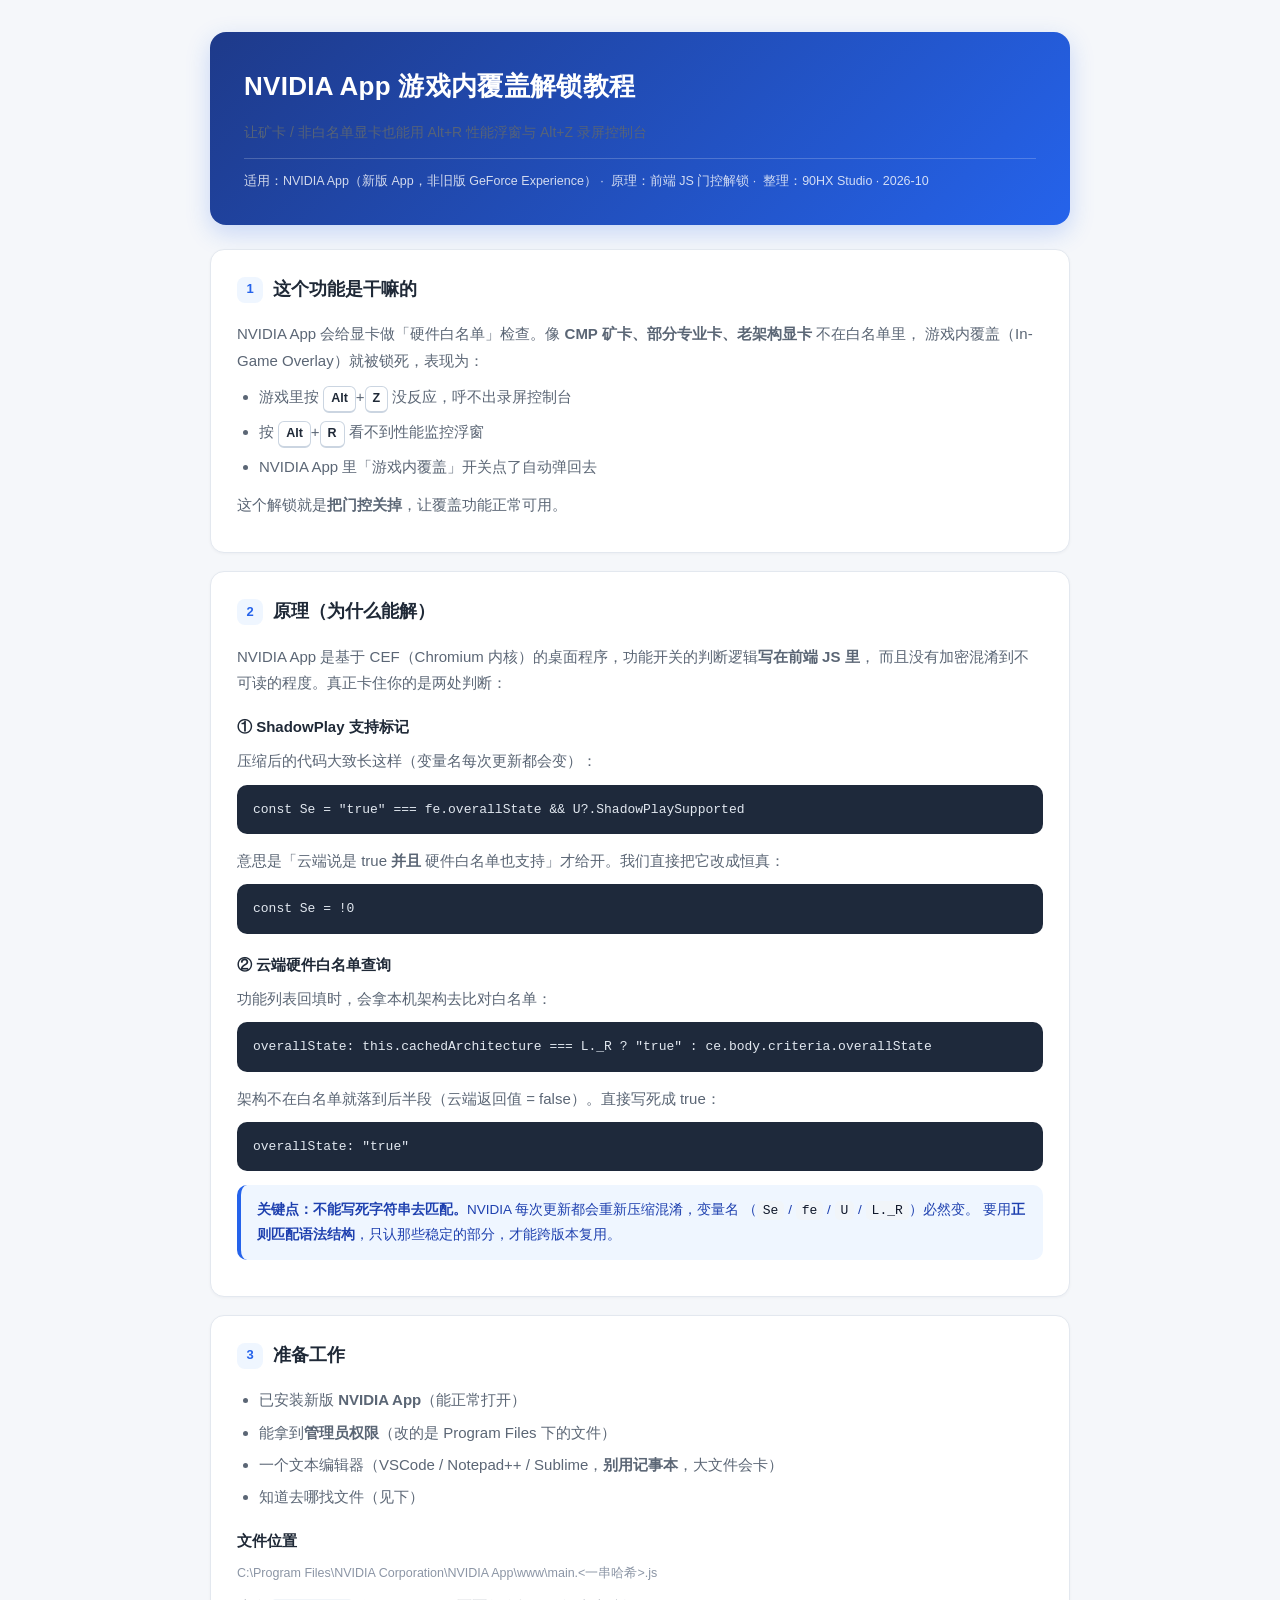
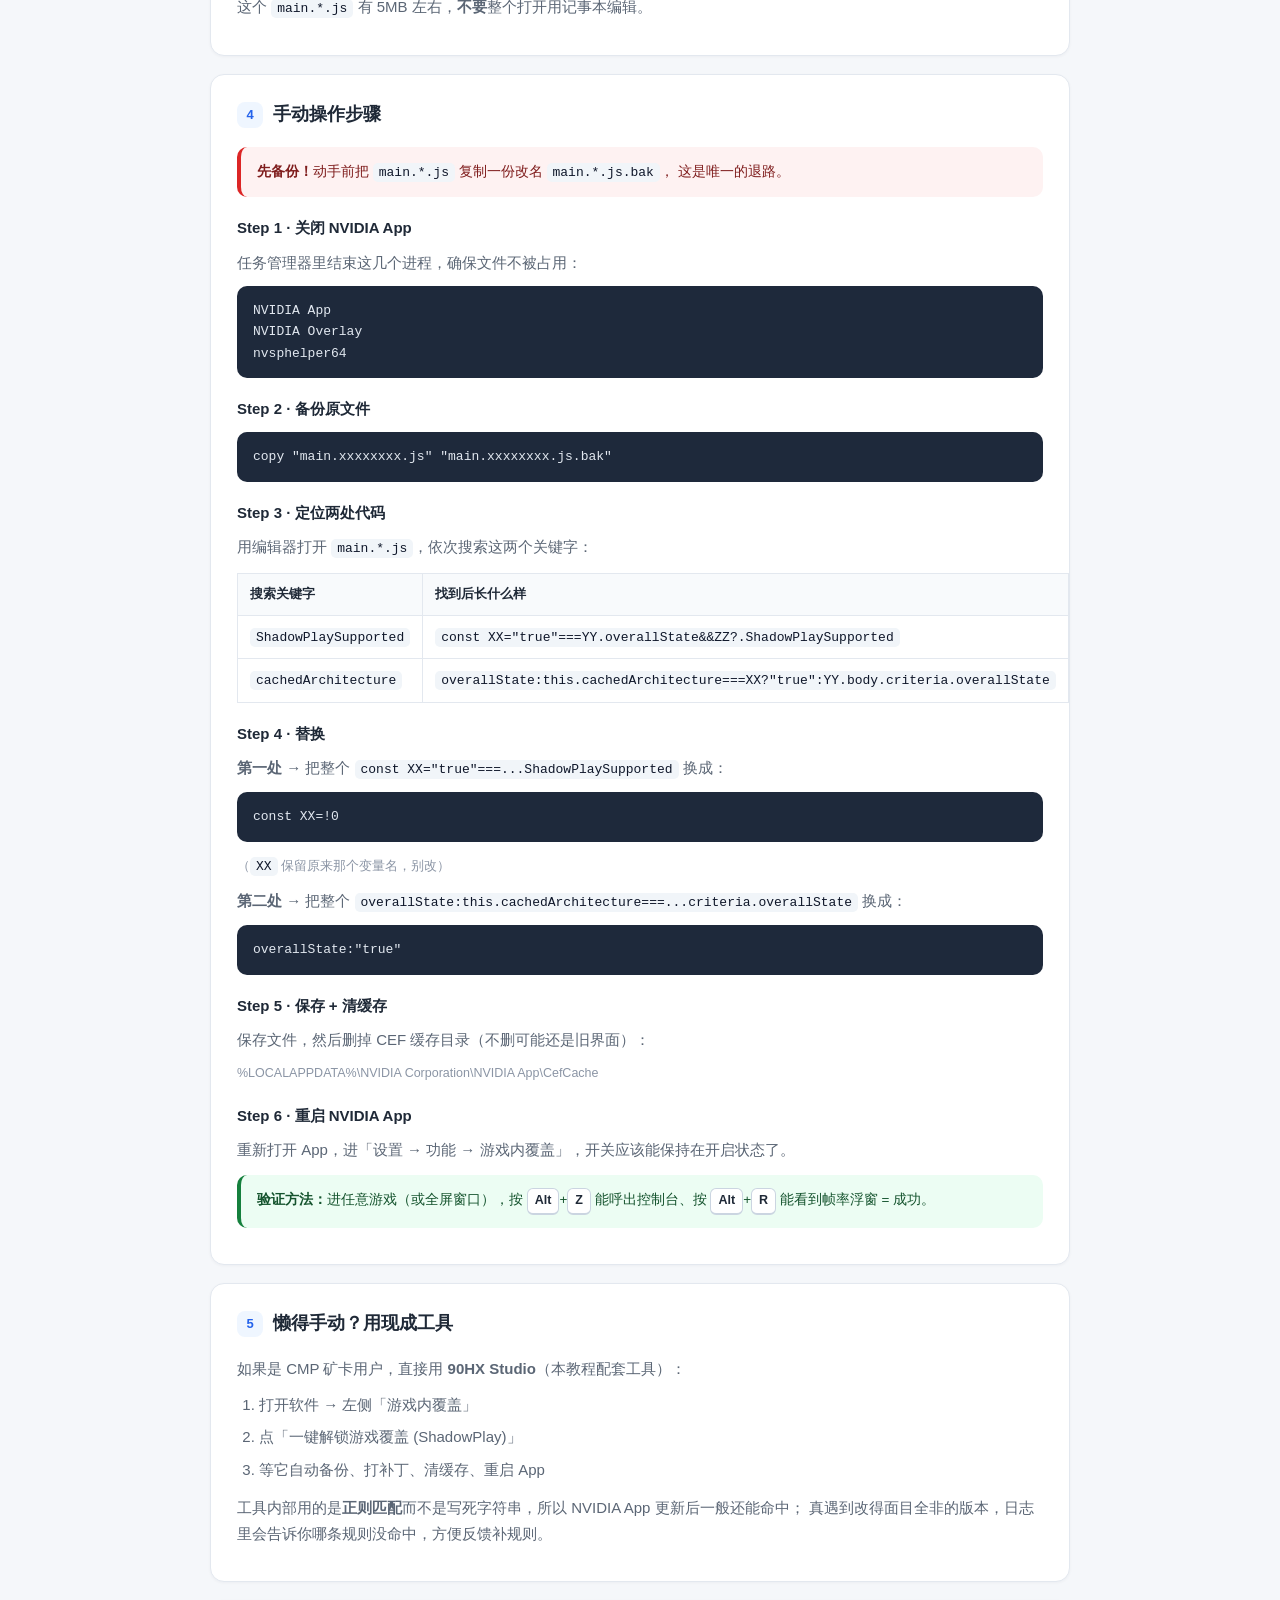
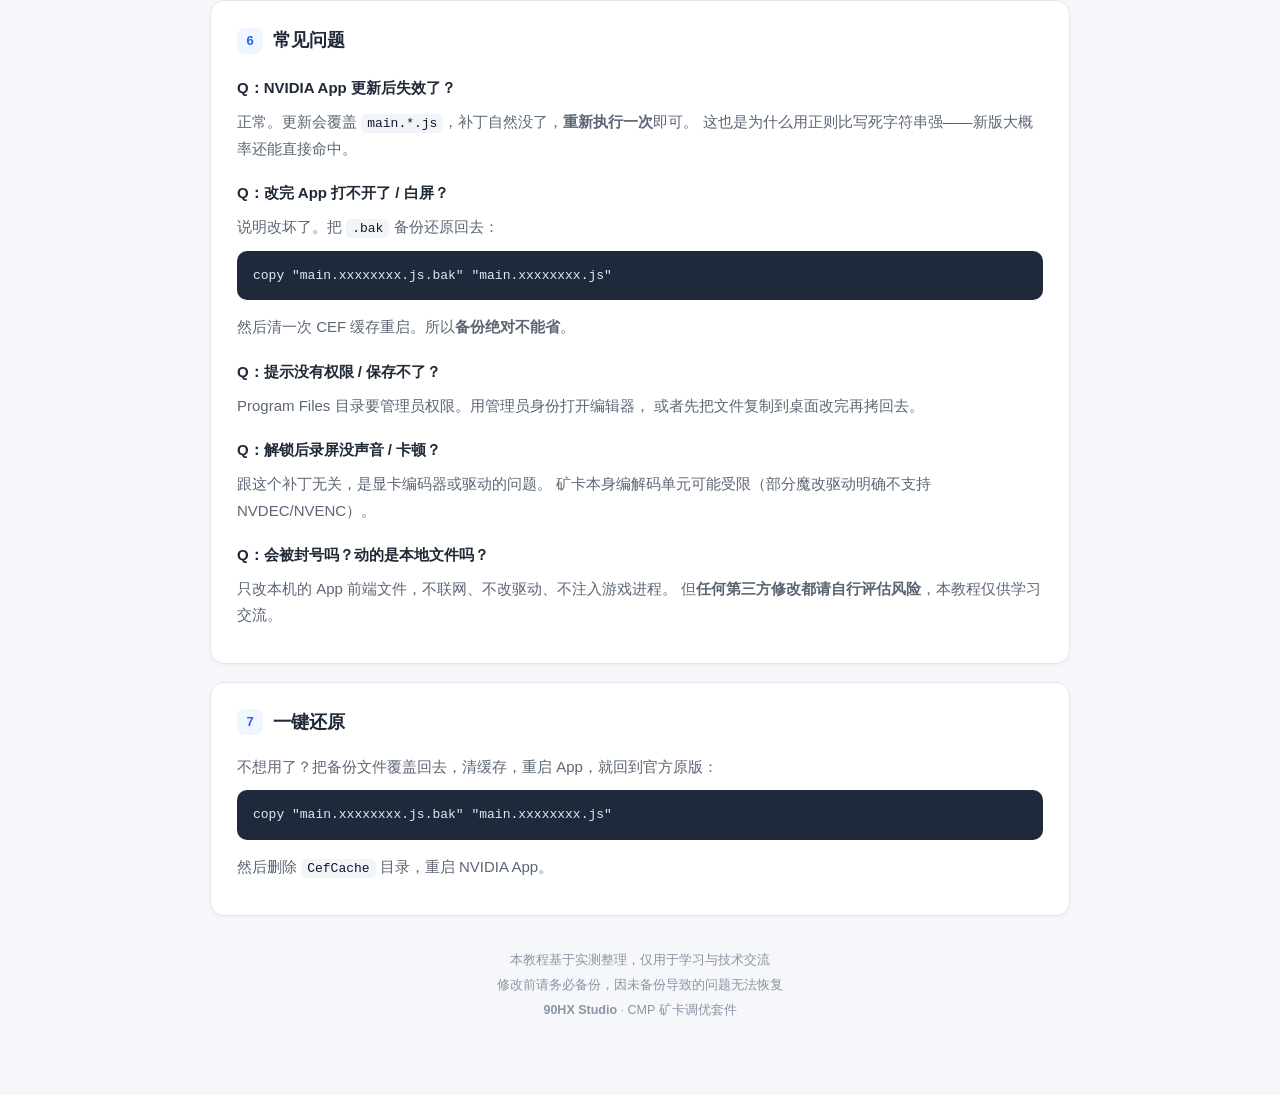
<file: build_source/docs/NVIDIA覆盖解锁教程.html>
<!DOCTYPE html>
<html lang="zh-CN">
<head>
<meta charset="UTF-8">
<meta name="viewport" content="width=device-width,initial-scale=1">
<title>NVIDIA App 游戏内覆盖解锁教程 · 90HX Studio</title>
<style>
  :root{
    --bg:#f5f7fa; --card:#ffffff; --line:#e3e8ef; --txt:#1f2937;
    --sub:#5b6675; --muted:#8b95a5; --blue:#2563eb; --blue-bg:#eff6ff;
    --green:#15803d; --green-bg:#ecfdf3; --amber:#b45309; --amber-bg:#fffbeb;
    --red:#dc2626; --red-bg:#fef2f2; --code-bg:#1e293b; --code-txt:#e2e8f0;
  }
  *{box-sizing:border-box;margin:0;padding:0}
  body{
    font-family:-apple-system,BlinkMacSystemFont,"Segoe UI","Microsoft YaHei",sans-serif;
    background:var(--bg); color:var(--txt); line-height:1.75;
    font-size:15px; padding:32px 16px 80px;
  }
  .wrap{max-width:860px;margin:0 auto}
  header{
    background:linear-gradient(135deg,#1e3a8a 0%,#2563eb 100%);
    color:#fff; border-radius:16px; padding:32px 34px; margin-bottom:24px;
    box-shadow:0 8px 24px rgba(37,99,235,.22);
  }
  header h1{font-size:26px;font-weight:700;letter-spacing:.3px;margin-bottom:10px}
  header p{font-size:14px;opacity:.92}
  header .meta{margin-top:14px;font-size:12.5px;opacity:.8;border-top:1px solid rgba(255,255,255,.25);padding-top:12px}
  .card{
    background:var(--card); border:1px solid var(--line); border-radius:14px;
    padding:24px 26px; margin-bottom:18px; box-shadow:0 1px 3px rgba(16,24,40,.04);
  }
  h2{
    font-size:18px; font-weight:700; margin-bottom:16px;
    display:flex; align-items:center; gap:10px;
  }
  h2 .num{
    display:inline-flex; align-items:center; justify-content:center;
    width:26px; height:26px; border-radius:8px; background:var(--blue-bg);
    color:var(--blue); font-size:13px; font-weight:700; flex-shrink:0;
  }
  h3{font-size:15px;font-weight:600;margin:18px 0 8px;color:var(--txt)}
  p{margin-bottom:10px;color:var(--sub)}
  ul,ol{margin:8px 0 12px 22px;color:var(--sub)}
  li{margin-bottom:6px}
  code{
    background:#f1f5f9; color:#0f172a; padding:2px 6px; border-radius:5px;
    font-family:"Cascadia Code",Consolas,Monaco,monospace; font-size:13px;
  }
  pre{
    background:var(--code-bg); color:var(--code-txt); padding:14px 16px;
    border-radius:10px; overflow-x:auto; margin:10px 0 14px;
    font-family:"Cascadia Code",Consolas,Monaco,monospace; font-size:13px; line-height:1.65;
  }
  pre code{background:none;color:inherit;padding:0;font-size:13px}
  .tip,.warn,.danger,.ok{
    border-radius:10px; padding:13px 16px; margin:12px 0; font-size:13.5px;
    border-left:4px solid;
  }
  .tip{background:var(--blue-bg);border-color:var(--blue);color:#1e40af}
  .ok{background:var(--green-bg);border-color:var(--green);color:#14532d}
  .warn{background:var(--amber-bg);border-color:#f59e0b;color:#78350f}
  .danger{background:var(--red-bg);border-color:var(--red);color:#7f1d1d}
  table{width:100%;border-collapse:collapse;margin:12px 0;font-size:13.5px}
  th,td{border:1px solid var(--line);padding:9px 12px;text-align:left}
  th{background:#f8fafc;font-weight:600;color:var(--txt);font-size:13px}
  td{color:var(--sub)}
  .kbd{
    display:inline-block;background:#fff;border:1px solid #cbd5e1;border-bottom-width:2px;
    border-radius:6px;padding:1px 7px;font-size:12.5px;font-family:inherit;
    color:var(--txt);font-weight:600;
  }
  footer{text-align:center;color:var(--muted);font-size:12.5px;margin-top:32px;line-height:2}
  .path{font-size:12.5px;color:var(--muted);word-break:break-all}
</style>
</head>
<body>
<div class="wrap">

<header>
  <h1>NVIDIA App 游戏内覆盖解锁教程</h1>
  <p>让矿卡 / 非白名单显卡也能用 Alt+R 性能浮窗与 Alt+Z 录屏控制台</p>
  <div class="meta">
    适用：NVIDIA App（新版 App，非旧版 GeForce Experience）&nbsp;·&nbsp;
    原理：前端 JS 门控解锁&nbsp;·&nbsp;
    整理：90HX Studio&nbsp;·&nbsp;2026-10
  </div>
</header>

<div class="card">
  <h2><span class="num">1</span>这个功能是干嘛的</h2>
  <p>NVIDIA App 会给显卡做「硬件白名单」检查。像 <b>CMP 矿卡、部分专业卡、老架构显卡</b> 不在白名单里，
  游戏内覆盖（In-Game Overlay）就被锁死，表现为：</p>
  <ul>
    <li>游戏里按 <span class="kbd">Alt</span>+<span class="kbd">Z</span> 没反应，呼不出录屏控制台</li>
    <li>按 <span class="kbd">Alt</span>+<span class="kbd">R</span> 看不到性能监控浮窗</li>
    <li>NVIDIA App 里「游戏内覆盖」开关点了自动弹回去</li>
  </ul>
  <p>这个解锁就是<b>把门控关掉</b>，让覆盖功能正常可用。</p>
</div>

<div class="card">
  <h2><span class="num">2</span>原理（为什么能解）</h2>
  <p>NVIDIA App 是基于 CEF（Chromium 内核）的桌面程序，功能开关的判断逻辑<b>写在前端 JS 里</b>，
  而且没有加密混淆到不可读的程度。真正卡住你的是两处判断：</p>

  <h3>① ShadowPlay 支持标记</h3>
  <p>压缩后的代码大致长这样（变量名每次更新都会变）：</p>
  <pre><code>const Se = "true" === fe.overallState &amp;&amp; U?.ShadowPlaySupported</code></pre>
  <p>意思是「云端说是 true <b>并且</b> 硬件白名单也支持」才给开。我们直接把它改成恒真：</p>
  <pre><code>const Se = !0</code></pre>

  <h3>② 云端硬件白名单查询</h3>
  <p>功能列表回填时，会拿本机架构去比对白名单：</p>
  <pre><code>overallState: this.cachedArchitecture === L._R ? "true" : ce.body.criteria.overallState</code></pre>
  <p>架构不在白名单就落到后半段（云端返回值 = false）。直接写死成 true：</p>
  <pre><code>overallState: "true"</code></pre>

  <div class="tip">
    <b>关键点：不能写死字符串去匹配。</b>NVIDIA 每次更新都会重新压缩混淆，变量名
    （<code>Se</code> / <code>fe</code> / <code>U</code> / <code>L._R</code>）必然变。
    要用<b>正则匹配语法结构</b>，只认那些稳定的部分，才能跨版本复用。
  </div>
</div>

<div class="card">
  <h2><span class="num">3</span>准备工作</h2>
  <ul>
    <li>已安装新版 <b>NVIDIA App</b>（能正常打开）</li>
    <li>能拿到<b>管理员权限</b>（改的是 Program Files 下的文件）</li>
    <li>一个文本编辑器（VSCode / Notepad++ / Sublime，<b>别用记事本</b>，大文件会卡）</li>
    <li>知道去哪找文件（见下）</li>
  </ul>
  <h3>文件位置</h3>
  <p class="path">C:\Program Files\NVIDIA Corporation\NVIDIA App\www\main.&lt;一串哈希&gt;.js</p>
  <p>这个 <code>main.*.js</code> 有 5MB 左右，<b>不要</b>整个打开用记事本编辑。</p>
</div>

<div class="card">
  <h2><span class="num">4</span>手动操作步骤</h2>

  <div class="danger">
    <b>先备份！</b>动手前把 <code>main.*.js</code> 复制一份改名 <code>main.*.js.bak</code>，
    这是唯一的退路。
  </div>

  <h3>Step 1 · 关闭 NVIDIA App</h3>
  <p>任务管理器里结束这几个进程，确保文件不被占用：</p>
  <pre><code>NVIDIA App
NVIDIA Overlay
nvsphelper64</code></pre>

  <h3>Step 2 · 备份原文件</h3>
  <pre><code>copy "main.xxxxxxxx.js" "main.xxxxxxxx.js.bak"</code></pre>

  <h3>Step 3 · 定位两处代码</h3>
  <p>用编辑器打开 <code>main.*.js</code>，依次搜索这两个关键字：</p>
  <table>
    <tr><th>搜索关键字</th><th>找到后长什么样</th></tr>
    <tr>
      <td><code>ShadowPlaySupported</code></td>
      <td><code>const XX="true"===YY.overallState&amp;&amp;ZZ?.ShadowPlaySupported</code></td>
    </tr>
    <tr>
      <td><code>cachedArchitecture</code></td>
      <td><code>overallState:this.cachedArchitecture===XX?"true":YY.body.criteria.overallState</code></td>
    </tr>
  </table>

  <h3>Step 4 · 替换</h3>
  <p><b>第一处</b> → 把整个 <code>const XX="true"===...ShadowPlaySupported</code> 换成：</p>
  <pre><code>const XX=!0</code></pre>
  <p class="path">（<code>XX</code> 保留原来那个变量名，别改）</p>

  <p><b>第二处</b> → 把整个 <code>overallState:this.cachedArchitecture===...criteria.overallState</code> 换成：</p>
  <pre><code>overallState:"true"</code></pre>

  <h3>Step 5 · 保存 + 清缓存</h3>
  <p>保存文件，然后删掉 CEF 缓存目录（不删可能还是旧界面）：</p>
  <p class="path">%LOCALAPPDATA%\NVIDIA Corporation\NVIDIA App\CefCache</p>

  <h3>Step 6 · 重启 NVIDIA App</h3>
  <p>重新打开 App，进「设置 → 功能 → 游戏内覆盖」，开关应该能保持在开启状态了。</p>

  <div class="ok">
    <b>验证方法：</b>进任意游戏（或全屏窗口），按 <span class="kbd">Alt</span>+<span class="kbd">Z</span>
    能呼出控制台、按 <span class="kbd">Alt</span>+<span class="kbd">R</span> 能看到帧率浮窗 = 成功。
  </div>
</div>

<div class="card">
  <h2><span class="num">5</span>懒得手动？用现成工具</h2>
  <p>如果是 CMP 矿卡用户，直接用 <b>90HX Studio</b>（本教程配套工具）：</p>
  <ol>
    <li>打开软件 → 左侧「游戏内覆盖」</li>
    <li>点「一键解锁游戏覆盖 (ShadowPlay)」</li>
    <li>等它自动备份、打补丁、清缓存、重启 App</li>
  </ol>
  <p>工具内部用的是<b>正则匹配</b>而不是写死字符串，所以 NVIDIA App 更新后一般还能命中；
  真遇到改得面目全非的版本，日志里会告诉你哪条规则没命中，方便反馈补规则。</p>
</div>

<div class="card">
  <h2><span class="num">6</span>常见问题</h2>

  <h3>Q：NVIDIA App 更新后失效了？</h3>
  <p>正常。更新会覆盖 <code>main.*.js</code>，补丁自然没了，<b>重新执行一次</b>即可。
  这也是为什么用正则比写死字符串强——新版大概率还能直接命中。</p>

  <h3>Q：改完 App 打不开了 / 白屏？</h3>
  <p>说明改坏了。把 <code>.bak</code> 备份还原回去：</p>
  <pre><code>copy "main.xxxxxxxx.js.bak" "main.xxxxxxxx.js"</code></pre>
  <p>然后清一次 CEF 缓存重启。所以<b>备份绝对不能省</b>。</p>

  <h3>Q：提示没有权限 / 保存不了？</h3>
  <p>Program Files 目录要管理员权限。用管理员身份打开编辑器，
  或者先把文件复制到桌面改完再拷回去。</p>

  <h3>Q：解锁后录屏没声音 / 卡顿？</h3>
  <p>跟这个补丁无关，是显卡编码器或驱动的问题。
  矿卡本身编解码单元可能受限（部分魔改驱动明确不支持 NVDEC/NVENC）。</p>

  <h3>Q：会被封号吗？动的是本地文件吗？</h3>
  <p>只改本机的 App 前端文件，不联网、不改驱动、不注入游戏进程。
  但<b>任何第三方修改都请自行评估风险</b>，本教程仅供学习交流。</p>
</div>

<div class="card">
  <h2><span class="num">7</span>一键还原</h2>
  <p>不想用了？把备份文件覆盖回去，清缓存，重启 App，就回到官方原版：</p>
  <pre><code>copy "main.xxxxxxxx.js.bak" "main.xxxxxxxx.js"</code></pre>
  <p>然后删除 <code>CefCache</code> 目录，重启 NVIDIA App。</p>
</div>

<footer>
  本教程基于实测整理，仅用于学习与技术交流<br>
  修改前请务必备份，因未备份导致的问题无法恢复<br>
  <b>90HX Studio</b> · CMP 矿卡调优套件
</footer>

</div>
</body>
</html>
</file>
